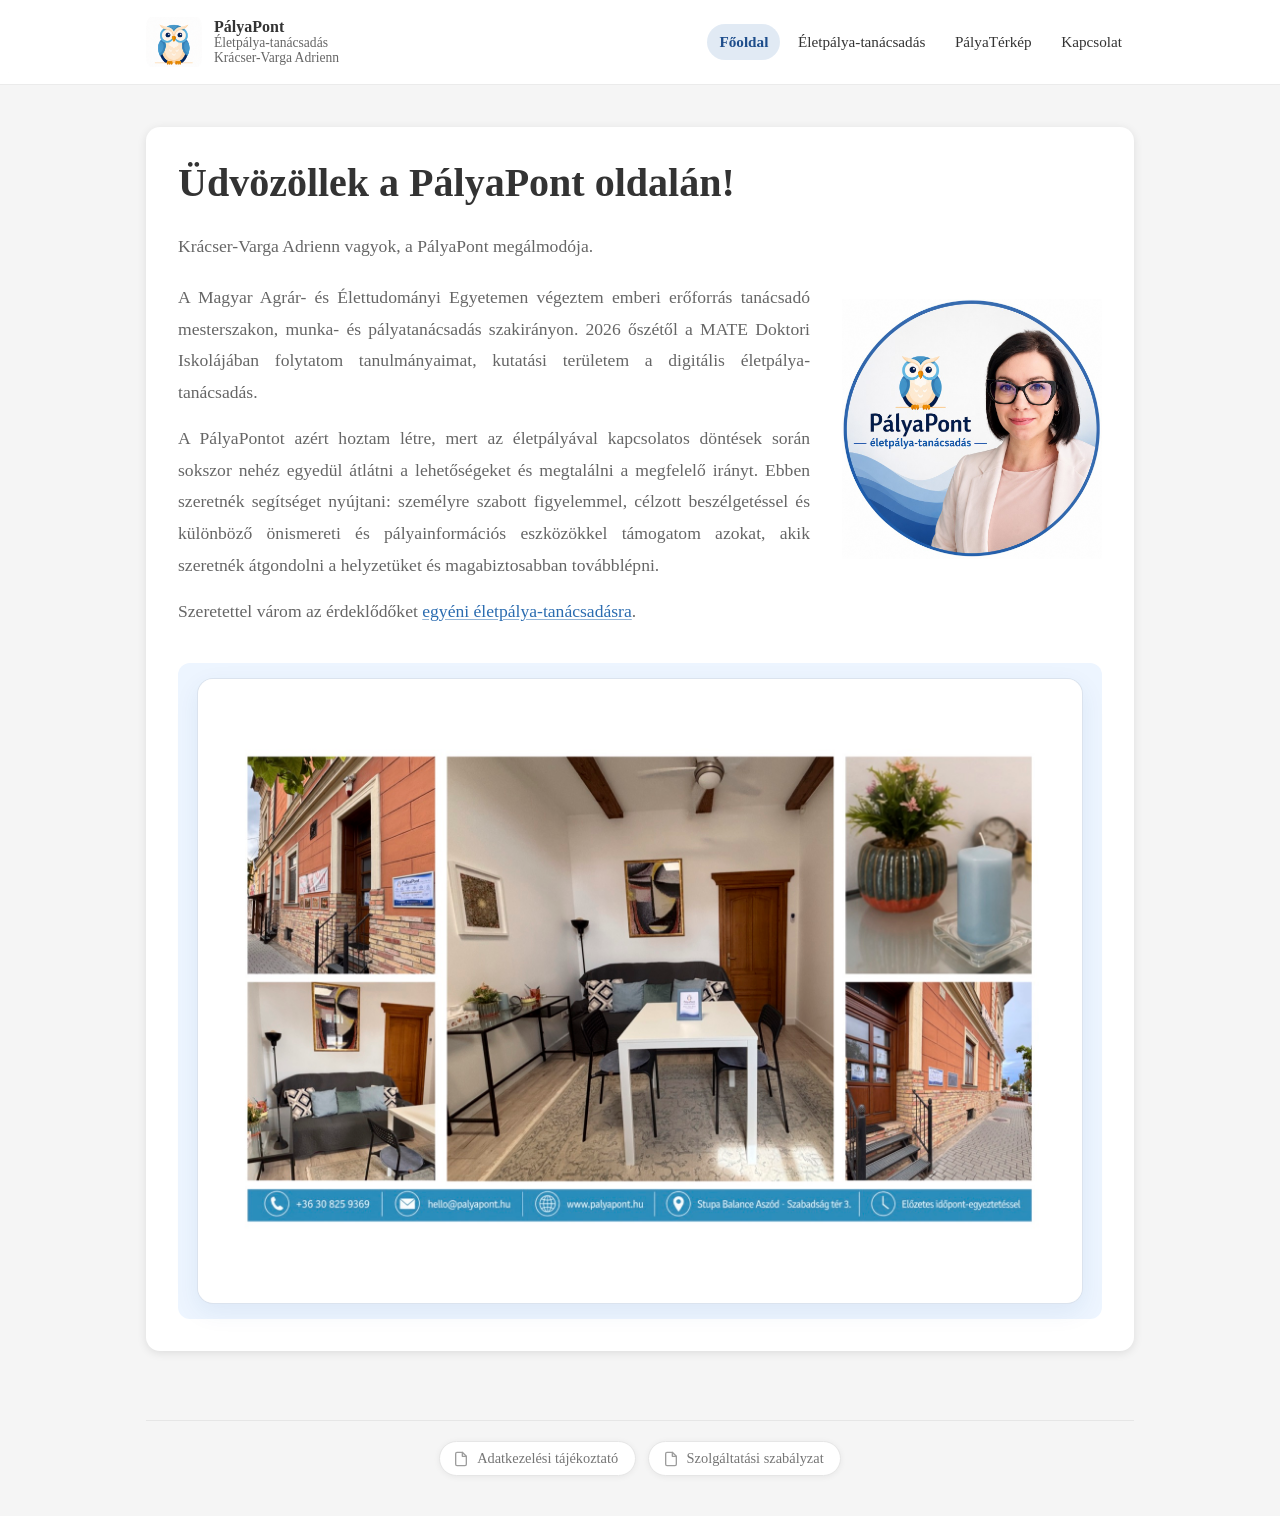
<file: index.html>
<!DOCTYPE html>
<html lang="hu">
<head>
    <meta charset="UTF-8">
    <meta name="viewport" content="width=device-width, initial-scale=1.0">
    <link rel="icon" type="image/png" href="img/ikon.png" sizes="420x420">
    <title>PályaPont - életpálya-tanácsadás</title>

    <link rel="canonical" href="https://palyapont.hu/">
    <meta name="description" content="PályaPont életpálya-tanácsadás továbbtanulás, pályamódosítás és álláskeresés előtt, személyesen Aszódon vagy online.">

    <meta property="og:type" content="website">
    <meta property="og:site_name" content="PályaPont">
    <meta property="og:title" content="PályaPont - életpálya-tanácsadás">
    <meta property="og:description" content="Életpálya-tanácsadás továbbtanulás, pályamódosítás és álláskeresés előtt, személyesen Aszódon vagy online.">
    <meta property="og:url" content="https://palyapont.hu/">
    <meta property="og:image" content="https://palyapont.hu/img/ikon.png">

    <meta name="twitter:card" content="summary_large_image">
    <meta name="twitter:title" content="PályaPont - életpálya-tanácsadás">
    <meta name="twitter:description" content="Életpálya-tanácsadás továbbtanulás, pályamódosítás és álláskeresés előtt, személyesen Aszódon vagy online.">
    <meta name="twitter:image" content="https://palyapont.hu/img/ikon.png">
    <link rel="stylesheet" href="css/style.css">
    <script src="js/site.js" defer></script>

    <script>
        !function(t,e){var o,n,p,r;e.__SV||(window.posthog=e,e._i=[],e.init=function(i,s,a){function g(t,e){var o=e.split(".");2==o.length&&(t=t[o[0]],e=o[1]),t[e]=function(){t.push([e].concat(Array.prototype.slice.call(arguments,0)))}}(p=t.createElement("script")).type="text/javascript",p.async=!0,p.src=s.api_host.replace(".i.posthog.com","-assets.i.posthog.com")+"/static/array.js",(r=t.getElementsByTagName("script")[0]).parentNode.insertBefore(p,r);var u=e;for(void 0!==a?u=e[a]=[]:a="posthog",u.people=u.people||[],u.toString=function(t){var e="posthog";return"posthog"!==a&&(e+="."+a),t||(e+=" (stub)"),e},u.people.toString=function(){return u.toString(1)+".people (stub)"},o="init capture register register_once register_for_session unregister opt_out_capturing has_opted_out_capturing opt_in_capturing reset isFeatureEnabled getFeatureFlag getFeatureFlagPayload reloadFeatureFlags group identify setPersonProperties setPersonPropertiesForFlags resetPersonPropertiesForFlags setGroupPropertiesForFlags resetGroupPropertiesForFlags resetGroups onFeatureFlags addFeatureFlagsHandler onSessionId getSurveys getActiveMatchingSurveys renderSurvey canRenderSurvey getNextSurveyStep".split(" "),n=0;n<o.length;n++)g(u,o[n]);e._i.push([i,s,a])},e.__SV=1)}(document,window.posthog||[]);
        posthog.init('phc_50DspxjmrB7bFEIfa6IRnMiwQcTKp0vSWF6XQ8vsvF3', {
            api_host: 'https://eu.i.posthog.com',
            defaults: '2026-01-30'
        })
    </script>
</head>
<body>
    <a class="skip-link" href="#tartalom">Ugrás a tartalomra</a>

    <header class="site-header" role="banner">
        <div class="nav-inner">
            <a class="brand" href="index.html" aria-label="PályaPont főoldal">
                <img src="img/ikon.png" alt="PályaPont ikon" class="brand-logo" loading="eager">
                <div class="brand-title">
                    <strong>PályaPont</strong>
                    <span class="brand-sub">Életpálya-tanácsadás</span>
                    <span class="brand-sub">Krácser-Varga Adrienn</span>
                </div>
            </a>

            <button class="nav-toggle" type="button" aria-controls="topnav" aria-expanded="false">
                <span class="nav-toggle-label">Menü</span>
                <span aria-hidden="true">☰</span>
            </button>
            <nav id="topnav" class="nav" aria-label="Felső navigáció" data-open="false">
                <a href="index.html">Főoldal</a>
                <a href="tanacsadas.html">Életpálya-tanácsadás</a>
                <a href="palyaterkep.html">PályaTérkép</a>
                <!-- <a href="blog.html">Blog</a> -->
                <a href="kapcsolat.html">Kapcsolat</a>
            </nav>
        </div>
    </header>

    <main id="tartalom" class="main" role="main">
        <article class="card" aria-label="PályaPont - életpálya-tanácsadás">
            <h1>Üdvözöllek a PályaPont oldalán!</h1>
            <div class="home-intro">
                <div class="home-intro-top">
                    <div class="home-intro-copy">
                        <p>Krácser-Varga Adrienn vagyok, a PályaPont megálmodója.</p>
                        <p>A Magyar Agrár- és Élettudományi Egyetemen végeztem emberi erőforrás tanácsadó mesterszakon, munka- és pályatanácsadás szakirányon. 2026 őszétől a MATE Doktori Iskolájában folytatom tanulmányaimat, kutatási területem a digitális életpálya-tanácsadás.</p>
                        <p>A PályaPontot azért hoztam létre, mert az életpályával kapcsolatos döntések során sokszor nehéz egyedül átlátni a lehetőségeket és megtalálni a megfelelő irányt. Ebben szeretnék segítséget nyújtani: személyre szabott figyelemmel, célzott beszélgetéssel és különböző önismereti és pályainformációs eszközökkel támogatom azokat, akik szeretnék átgondolni a helyzetüket és magabiztosabban továbblépni.</p>
                        <p>Szeretettel várom az érdeklődőket <a href="tanacsadas.html">egyéni életpálya-tanácsadásra</a>.</p>
                    </div>
                    <img src="img/profilkep.jpg" alt="Krácser-Varga Adrienn, PályaPont" class="home-portrait" loading="eager" width="260" height="260">
                </div>
                <figure class="media-panel">
                    <img src="img/tanacsado-helyiseg.jpg" alt="A PályaPont aszódi tanácsadó helyisége és elérhetőségei" loading="eager">
                </figure>
            </div>


        </article>
    </main>

    <footer class="site-footer" role="contentinfo">
        <div class="site-footer-inner">
            <a class="footer-pill" href="docs/adatkezelesi-tajekoztato-palyapont.pdf" target="_blank" rel="noopener">Adatkezelési tájékoztató</a>
            <a class="footer-pill" href="docs/szolgaltatasi-szabalyzat-palyapont.pdf" target="_blank" rel="noopener">Szolgáltatási szabályzat</a>
        </div>
    </footer>
</body>
</html>
</file>
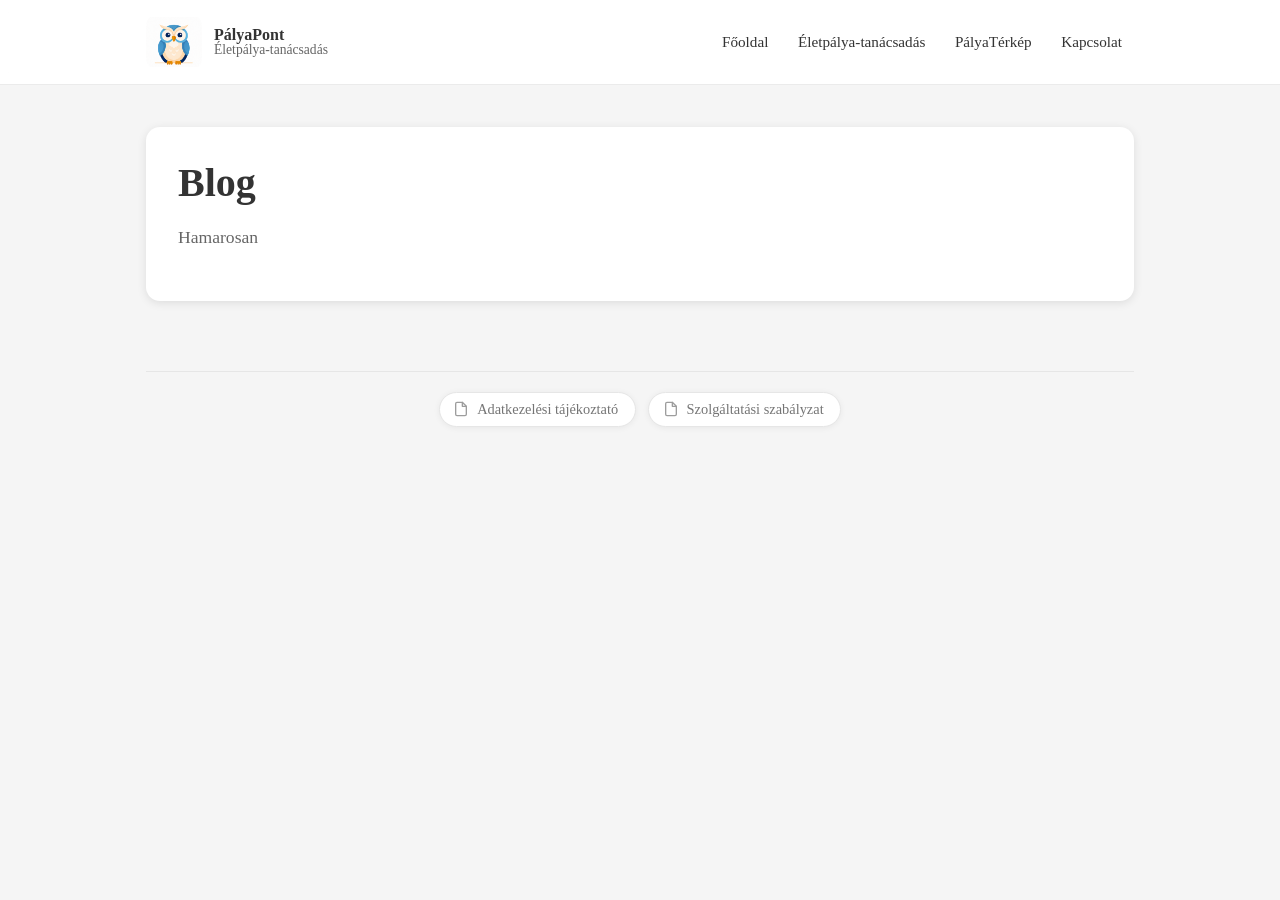
<file: blog.html>
<!DOCTYPE html>
<html lang="hu">
<head>
    <meta charset="UTF-8">
    <meta name="viewport" content="width=device-width, initial-scale=1.0">
    <link rel="icon" type="image/png" href="img/ikon.png" sizes="420x420">
    <title>Blog - PályaPont</title>

    <link rel="canonical" href="https://palyapont.hu/blog.html">
    <meta name="description" content="Blog - pályaorientáció, karrierépítés és álláskeresési tippek.">

    <meta property="og:type" content="website">
    <meta property="og:site_name" content="PályaPont">
    <meta property="og:title" content="Blog - PályaPont">
    <meta property="og:description" content="Pályaorientáció, karrierépítés és álláskeresési tippek.">
    <meta property="og:url" content="https://palyapont.hu/blog.html">
    <meta property="og:image" content="https://palyapont.hu/img/ikon.png">

    <meta name="twitter:card" content="summary_large_image">
    <meta name="twitter:title" content="Blog - PályaPont">
    <meta name="twitter:description" content="Pályaorientáció, karrierépítés és álláskeresési tippek.">
    <meta name="twitter:image" content="https://palyapont.hu/img/ikon.png">

    <link rel="stylesheet" href="css/style.css">
    <script src="js/site.js" defer></script>

    <script>
        !function(t,e){var o,n,p,r;e.__SV||(window.posthog=e,e._i=[],e.init=function(i,s,a){function g(t,e){var o=e.split(".");2==o.length&&(t=t[o[0]],e=o[1]),t[e]=function(){t.push([e].concat(Array.prototype.slice.call(arguments,0)))}}(p=t.createElement("script")).type="text/javascript",p.async=!0,p.src=s.api_host.replace(".i.posthog.com","-assets.i.posthog.com")+"/static/array.js",(r=t.getElementsByTagName("script")[0]).parentNode.insertBefore(p,r);var u=e;for(void 0!==a?u=e[a]=[]:a="posthog",u.people=u.people||[],u.toString=function(t){var e="posthog";return"posthog"!==a&&(e+="."+a),t||(e+=" (stub)"),e},u.people.toString=function(){return u.toString(1)+".people (stub)"},o="init capture register register_once register_for_session unregister opt_out_capturing has_opted_out_capturing opt_in_capturing reset isFeatureEnabled getFeatureFlag getFeatureFlagPayload reloadFeatureFlags group identify setPersonProperties setPersonPropertiesForFlags resetPersonPropertiesForFlags setGroupPropertiesForFlags resetGroupPropertiesForFlags resetGroups onFeatureFlags addFeatureFlagsHandler onSessionId getSurveys getActiveMatchingSurveys renderSurvey canRenderSurvey getNextSurveyStep".split(" "),n=0;n<o.length;n++)g(u,o[n]);e._i.push([i,s,a])},e.__SV=1)}(document,window.posthog||[]);
        posthog.init('phc_50DspxjmrB7bFEIfa6IRnMiwQcTKp0vSWF6XQ8vsvF3', {
            api_host: 'https://eu.i.posthog.com',
            defaults: '2026-01-30'
        })
    </script>
</head>
<body>
    <a class="skip-link" href="#tartalom">Ugrás a tartalomra</a>

    <header class="site-header" role="banner">
        <div class="nav-inner">
            <a class="brand" href="index.html" aria-label="PályaPont főoldal">
                <img src="img/ikon.png" alt="PályaPont ikon" class="brand-logo" loading="eager">
                <div class="brand-title">
                    <strong>PályaPont</strong>
                    <span class="brand-sub">Életpálya-tanácsadás</span>
                </div>
            </a>

            <button class="nav-toggle" type="button" aria-controls="topnav" aria-expanded="false">
                <span class="nav-toggle-label">Menü</span>
                <span aria-hidden="true">☰</span>
            </button>
            <nav id="topnav" class="nav" aria-label="Felső navigáció" data-open="false">
                <a href="index.html">Főoldal</a>
                <a href="tanacsadas.html">Életpálya-tanácsadás</a>
                <a href="palyaterkep.html">PályaTérkép</a>
                <!-- <a href="blog.html">Blog</a> -->
                <a href="kapcsolat.html">Kapcsolat</a>
            </nav>
        </div>
    </header>

    <main id="tartalom" class="main" role="main">
        <article class="card" aria-label="Blog">
            <h1>Blog</h1>
            <p>Hamarosan</p>
        </article>
    </main>

    <footer class="site-footer" role="contentinfo">
        <div class="site-footer-inner">
            <a class="footer-pill" href="docs/adatkezelesi-tajekoztato-palyapont.pdf" target="_blank" rel="noopener">Adatkezelési tájékoztató</a>
            <a class="footer-pill" href="docs/szolgaltatasi-szabalyzat-palyapont.pdf" target="_blank" rel="noopener">Szolgáltatási szabályzat</a>
        </div>
    </footer>
</body>
</html>
</file>
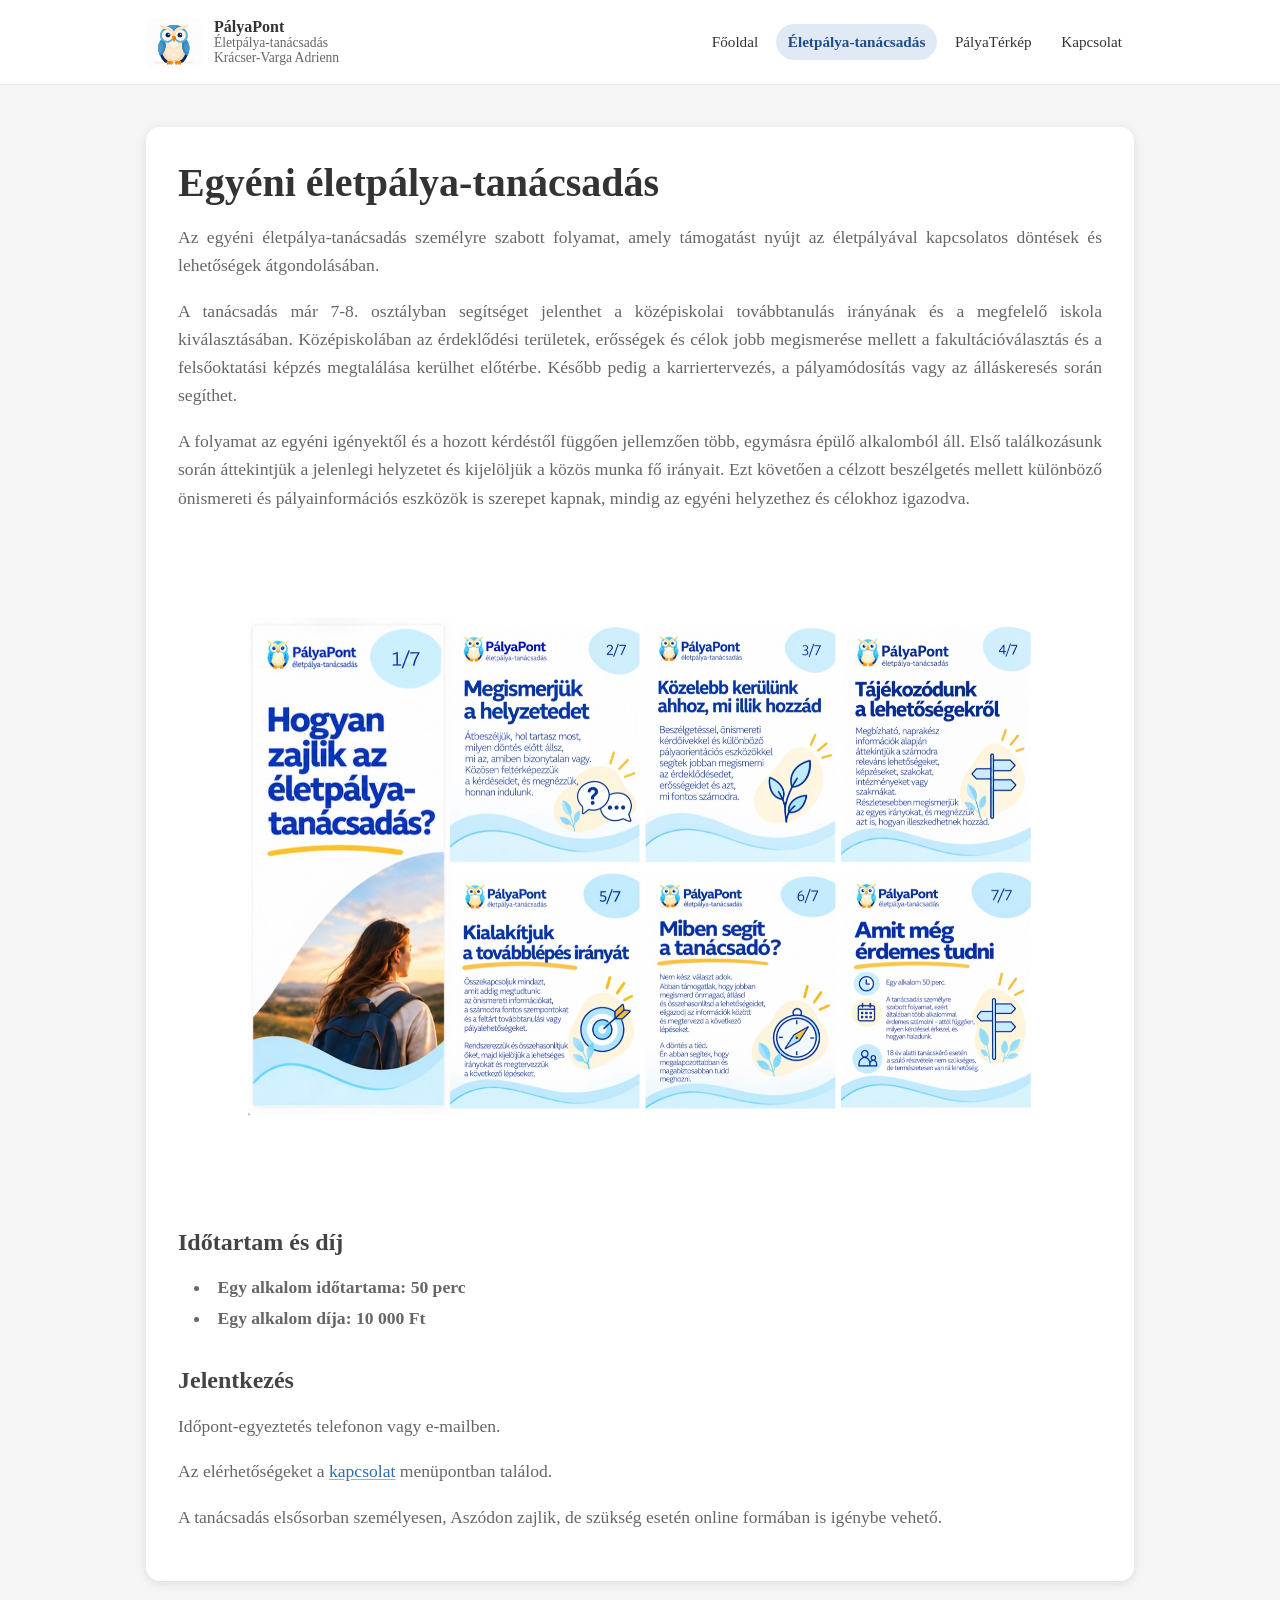
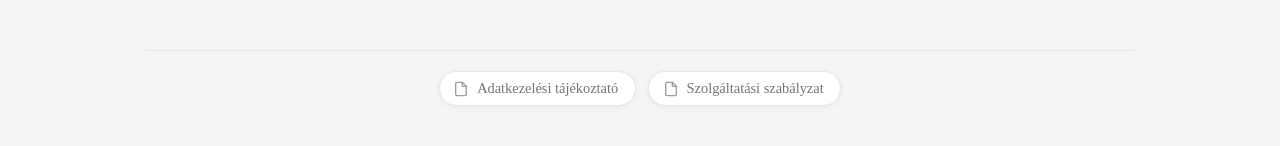
<file: jelentkezes.html>
<!DOCTYPE html>
<html lang="hu">
<head>
    <meta charset="UTF-8">
    <meta name="viewport" content="width=device-width, initial-scale=1.0">
    <link rel="icon" type="image/png" href="img/ikon.png" sizes="420x420">
    <title>Jelentkezés - PályaPont</title>
    <meta http-equiv="refresh" content="0; url=tanacsadas.html#jelentkezes">

    <link rel="canonical" href="https://palyapont.hu/tanacsadas.html#jelentkezes">
    <meta name="description" content="A jelentkezés az Egyéni tanácsadás oldalon érhető el.">

    <meta property="og:type" content="website">
    <meta property="og:site_name" content="PályaPont">
    <meta property="og:title" content="Jelentkezés - PályaPont">
    <meta property="og:description" content="A jelentkezés az Egyéni tanácsadás oldalon érhető el.">
    <meta property="og:url" content="https://palyapont.hu/tanacsadas.html#jelentkezes">
    <meta property="og:image" content="https://palyapont.hu/img/ikon.png">

    <meta name="twitter:card" content="summary_large_image">
    <meta name="twitter:title" content="Jelentkezés - PályaPont">
    <meta name="twitter:description" content="A jelentkezés az Egyéni tanácsadás oldalon érhető el.">
    <meta name="twitter:image" content="https://palyapont.hu/img/ikon.png">

    <link rel="stylesheet" href="css/style.css">
    <script src="js/site.js" defer></script>

    <script>
        window.location.replace('tanacsadas.html#jelentkezes');

        !function(t,e){var o,n,p,r;e.__SV||(window.posthog=e,e._i=[],e.init=function(i,s,a){function g(t,e){var o=e.split(".");2==o.length&&(t=t[o[0]],e=o[1]),t[e]=function(){t.push([e].concat(Array.prototype.slice.call(arguments,0)))}}(p=t.createElement("script")).type="text/javascript",p.async=!0,p.src=s.api_host.replace(".i.posthog.com","-assets.i.posthog.com")+"/static/array.js",(r=t.getElementsByTagName("script")[0]).parentNode.insertBefore(p,r);var u=e;for(void 0!==a?u=e[a]=[]:a="posthog",u.people=u.people||[],u.toString=function(t){var e="posthog";return"posthog"!==a&&(e+="."+a),t||(e+=" (stub)"),e},u.people.toString=function(){return u.toString(1)+".people (stub)"},o="init capture register register_once register_for_session unregister opt_out_capturing has_opted_out_capturing opt_in_capturing reset isFeatureEnabled getFeatureFlag getFeatureFlagPayload reloadFeatureFlags group identify setPersonProperties setPersonPropertiesForFlags resetPersonPropertiesForFlags setGroupPropertiesForFlags resetGroupPropertiesForFlags resetGroups onFeatureFlags addFeatureFlagsHandler onSessionId getSurveys getActiveMatchingSurveys renderSurvey canRenderSurvey getNextSurveyStep".split(" "),n=0;n<o.length;n++)g(u,o[n]);e._i.push([i,s,a])},e.__SV=1)}(document,window.posthog||[]);
        posthog.init('phc_50DspxjmrB7bFEIfa6IRnMiwQcTKp0vSWF6XQ8vsvF3', {
            api_host: 'https://eu.i.posthog.com',
            defaults: '2026-01-30'
        })
    </script>
</head>
<body>
    <a class="skip-link" href="#tartalom">Ugrás a tartalomra</a>

    <header class="site-header" role="banner">
        <div class="nav-inner">
            <a class="brand" href="index.html" aria-label="PályaPont főoldal">
                <img src="img/ikon.png" alt="PályaPont ikon" class="brand-logo" loading="eager">
                <div class="brand-title">
                    <strong>PályaPont</strong>
                    <span class="brand-sub">Életpálya-tanácsadás</span>
                </div>
            </a>

            <button class="nav-toggle" type="button" aria-controls="topnav" aria-expanded="false">
                <span class="nav-toggle-label">Menü</span>
                <span aria-hidden="true">☰</span>
            </button>
            <nav id="topnav" class="nav" aria-label="Felső navigáció" data-open="false">
                <a href="index.html">Főoldal</a>
                <a href="tanacsadas.html">Életpálya-tanácsadás</a>
                <a href="palyaterkep.html">PályaTérkép</a>
                <!-- <a href="blog.html">Blog</a> -->
                <a href="kapcsolat.html">Kapcsolat</a>
            </nav>
        </div>
    </header>

    <main id="tartalom" class="main" role="main">
        <article class="card" aria-label="Jelentkezés egyéni életpálya-tanácsadásra">
            <h1>Jelentkezés egyéni életpálya-tanácsadásra</h1>
            <p>A jelentkezés felülete az Egyéni tanácsadás oldalon található.</p>
            <p><a href="tanacsadas.html#jelentkezes">Tovább a jelentkezéshez</a></p>
        </article>
    </main>

    <footer class="site-footer" role="contentinfo">
        <div class="site-footer-inner">
            <a class="footer-pill" href="docs/adatkezelesi-tajekoztato-palyapont.pdf" target="_blank" rel="noopener">Adatkezelési tájékoztató</a>
            <a class="footer-pill" href="docs/szolgaltatasi-szabalyzat-palyapont.pdf" target="_blank" rel="noopener">Szolgáltatási szabályzat</a>
        </div>
    </footer>
</body>
</html>
</file>
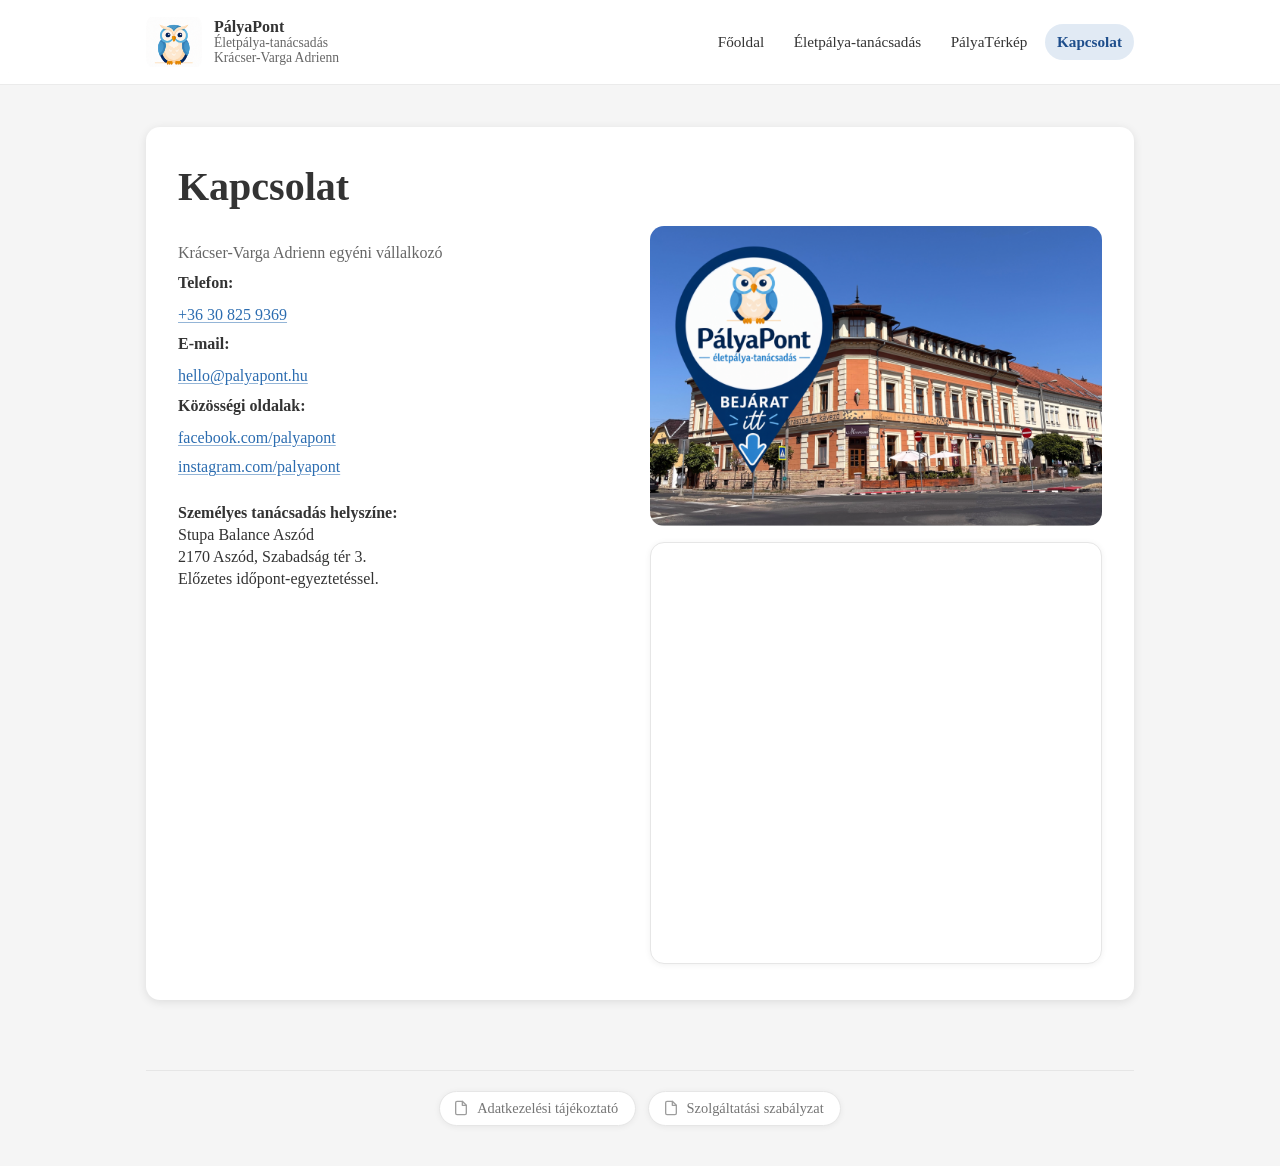
<file: kapcsolat.html>
<!DOCTYPE html>
<html lang="hu">
<head>
    <meta charset="UTF-8">
    <meta name="viewport" content="width=device-width, initial-scale=1.0">
    <link rel="icon" type="image/png" href="img/ikon.png" sizes="420x420">
    <title>Kapcsolat - PályaPont</title>

    <link rel="canonical" href="https://palyapont.hu/kapcsolat.html">
    <meta name="description" content="Kapcsolat - Pályaorientációs és karriertanácsadás Aszódon és online.">

    <meta property="og:type" content="website">
    <meta property="og:site_name" content="PályaPont">
    <meta property="og:title" content="Kapcsolat - PályaPont">
    <meta property="og:description" content="Pályaorientációs és karriertanácsadás Aszódon és online.">
    <meta property="og:url" content="https://palyapont.hu/kapcsolat.html">
    <meta property="og:image" content="https://palyapont.hu/img/ikon.png">

    <meta name="twitter:card" content="summary_large_image">
    <meta name="twitter:title" content="Kapcsolat - PályaPont">
    <meta name="twitter:description" content="Pályaorientációs és karriertanácsadás Aszódon és online.">
    <meta name="twitter:image" content="https://palyapont.hu/img/ikon.png">

    <link rel="stylesheet" href="css/style.css">
    <script src="js/site.js" defer></script>

    <script>
        !function(t,e){var o,n,p,r;e.__SV||(window.posthog=e,e._i=[],e.init=function(i,s,a){function g(t,e){var o=e.split(".");2==o.length&&(t=t[o[0]],e=o[1]),t[e]=function(){t.push([e].concat(Array.prototype.slice.call(arguments,0)))}}(p=t.createElement("script")).type="text/javascript",p.async=!0,p.src=s.api_host.replace(".i.posthog.com","-assets.i.posthog.com")+"/static/array.js",(r=t.getElementsByTagName("script")[0]).parentNode.insertBefore(p,r);var u=e;for(void 0!==a?u=e[a]=[]:a="posthog",u.people=u.people||[],u.toString=function(t){var e="posthog";return"posthog"!==a&&(e+="."+a),t||(e+=" (stub)"),e},u.people.toString=function(){return u.toString(1)+".people (stub)"},o="init capture register register_once register_for_session unregister opt_out_capturing has_opted_out_capturing opt_in_capturing reset isFeatureEnabled getFeatureFlag getFeatureFlagPayload reloadFeatureFlags group identify setPersonProperties setPersonPropertiesForFlags resetPersonPropertiesForFlags setGroupPropertiesForFlags resetGroupPropertiesForFlags resetGroups onFeatureFlags addFeatureFlagsHandler onSessionId getSurveys getActiveMatchingSurveys renderSurvey canRenderSurvey getNextSurveyStep".split(" "),n=0;n<o.length;n++)g(u,o[n]);e._i.push([i,s,a])},e.__SV=1)}(document,window.posthog||[]);
        posthog.init('phc_50DspxjmrB7bFEIfa6IRnMiwQcTKp0vSWF6XQ8vsvF3', {
            api_host: 'https://eu.i.posthog.com',
            defaults: '2026-01-30'
        })
    </script>
</head>
<body>
    <a class="skip-link" href="#tartalom">Ugrás a tartalomra</a>

    <header class="site-header" role="banner">
        <div class="nav-inner">
            <a class="brand" href="index.html" aria-label="PályaPont főoldal">
                <img src="img/ikon.png" alt="PályaPont ikon" class="brand-logo" loading="eager">
                <div class="brand-title">
                    <strong>PályaPont</strong>
                    <span class="brand-sub">Életpálya-tanácsadás</span>
                    <span class="brand-sub">Krácser-Varga Adrienn</span>
                </div>
            </a>

            <button class="nav-toggle" type="button" aria-controls="topnav" aria-expanded="false">
                <span class="nav-toggle-label">Menü</span>
                <span aria-hidden="true">☰</span>
            </button>
            <nav id="topnav" class="nav" aria-label="Felső navigáció" data-open="false">
                <a href="index.html">Főoldal</a>
                <a href="tanacsadas.html">Életpálya-tanácsadás</a>
                <a href="palyaterkep.html">PályaTérkép</a>
                <!-- <a href="blog.html">Blog</a> -->
                <a href="kapcsolat.html">Kapcsolat</a>
            </nav>
        </div>
    </header>

    <main id="tartalom" class="main" role="main">
        <section class="card hero" aria-label="Kapcsolat">
            <h1>Kapcsolat</h1>
            <div class="hero-grid hero-grid--balanced contact-layout">
                <div>
                    <div class="contact" aria-label="Kapcsolati adatok">
                        <div class="contact-links">
                            <div>Krácser-Varga Adrienn egyéni vállalkozó</div>
                            <div><strong>Telefon:</strong></div>
                            <div><a href="tel:+36308259369">+36 30 825 9369</a></div>
                            <div><strong>E-mail:</strong></div>
                            <div><a href="mailto:hello@palyapont.hu">hello@palyapont.hu</a></div>
                            <div><strong>Közösségi oldalak:</strong></div>
                            <div><a href="https://www.facebook.com/palyapont/" target="_blank" rel="noopener noreferrer">facebook.com/palyapont</a></div>
                            <div><a href="https://www.instagram.com/palyapont/" target="_blank" rel="noopener noreferrer">instagram.com/palyapont</a></div>
                        </div>
                    </div>
                    <div class="contact-location">
                        <strong>Személyes tanácsadás helyszíne:</strong>
                        <div>Stupa Balance Aszód</div>
                        <div>2170 Aszód, Szabadság tér 3.</div>
                        <div>Előzetes időpont-egyeztetéssel.</div>
                    </div>
                </div>
                <div class="contact-media">
                    <figure class="hero-media" aria-label="Térkép - Stupa Balance Aszód">
                        <img src="img/terkep.png" alt="Térkép - Stupa Balance Aszód, 2170 Aszód, Szabadság tér 3." loading="lazy">
                    </figure>
                    <div class="map">
                        <iframe src="https://www.google.com/maps?q=Stupa+Balance+Aszód,+2170+Aszód,+Szabadság+tér+3&output=embed" loading="lazy" referrerpolicy="no-referrer-when-downgrade" title="Stupa Balance Aszód térkép"></iframe>
                    </div>
                </div>
            </div>
        </section>
    </main>

    <footer class="site-footer" role="contentinfo">
        <div class="site-footer-inner">
            <a class="footer-pill" href="docs/adatkezelesi-tajekoztato-palyapont.pdf" target="_blank" rel="noopener">Adatkezelési tájékoztató</a>
            <a class="footer-pill" href="docs/szolgaltatasi-szabalyzat-palyapont.pdf" target="_blank" rel="noopener">Szolgáltatási szabályzat</a>
        </div>
    </footer>
</body>
</html>
</file>
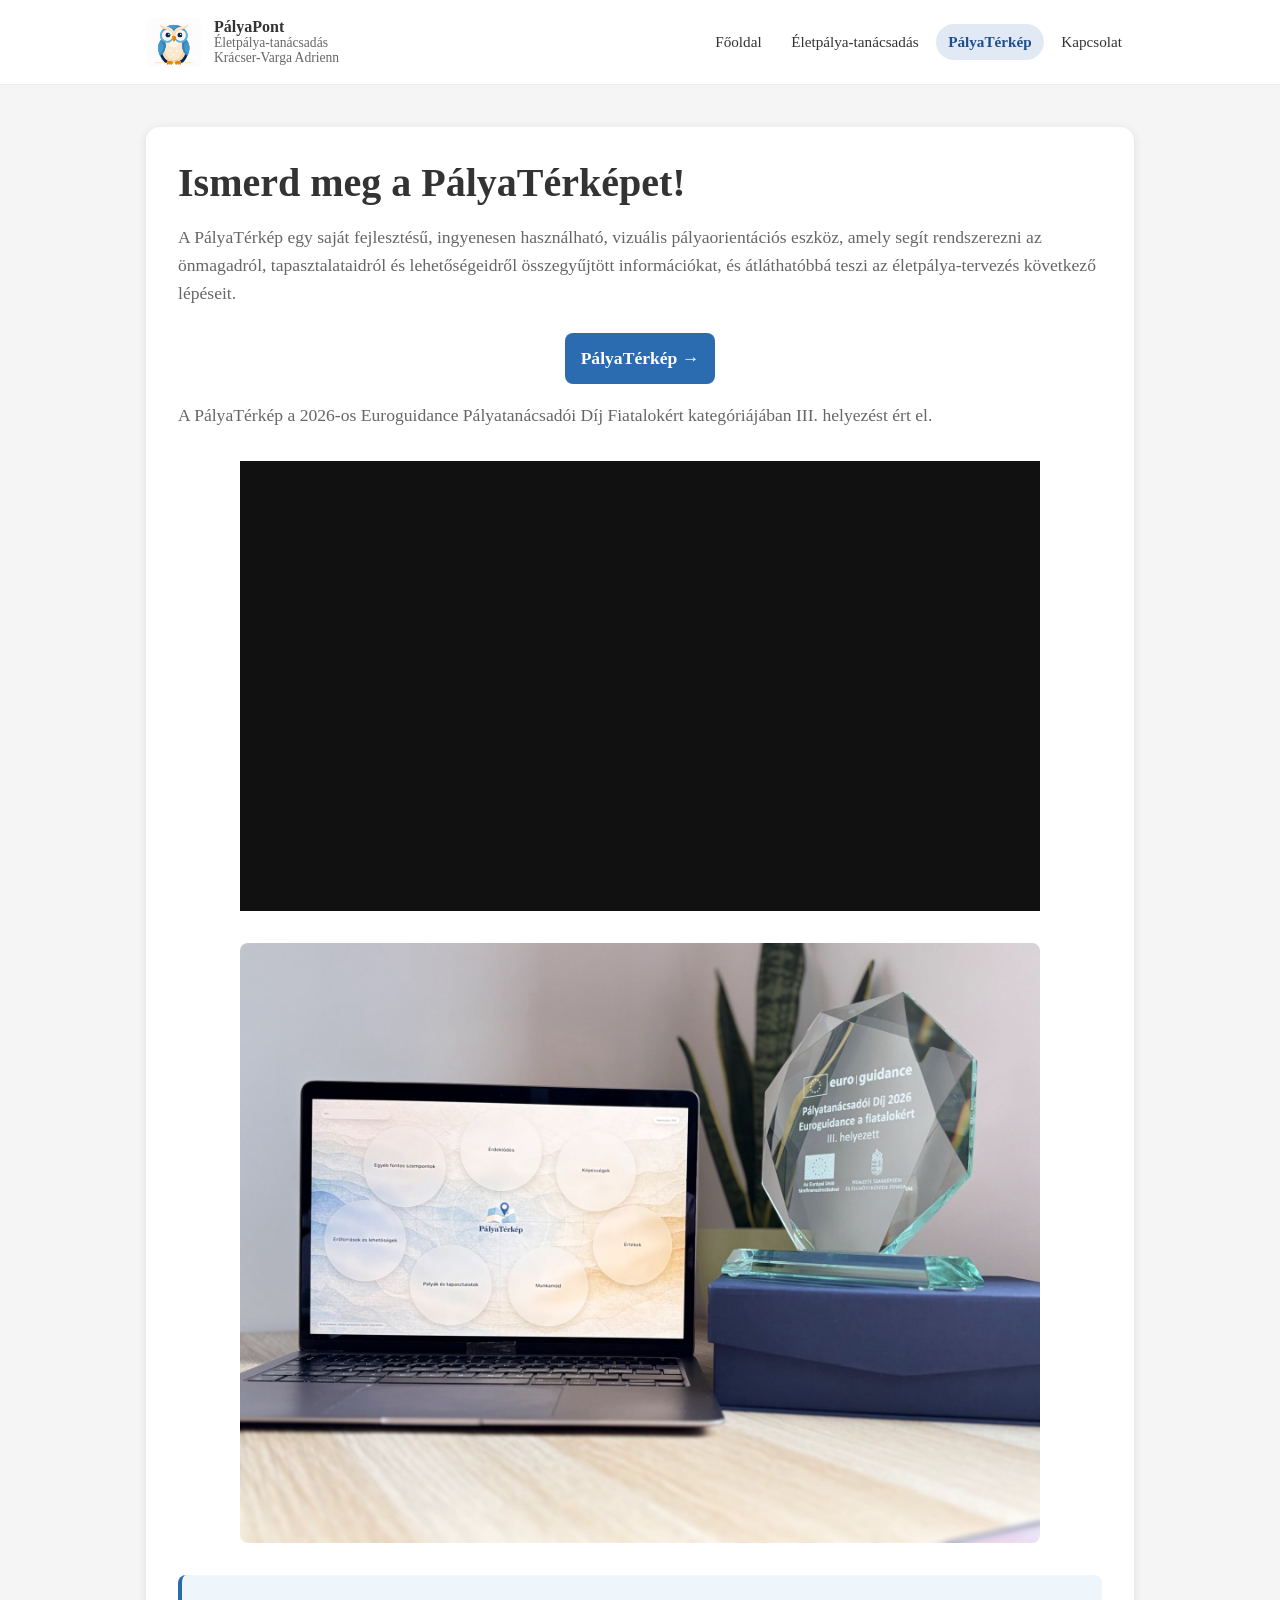
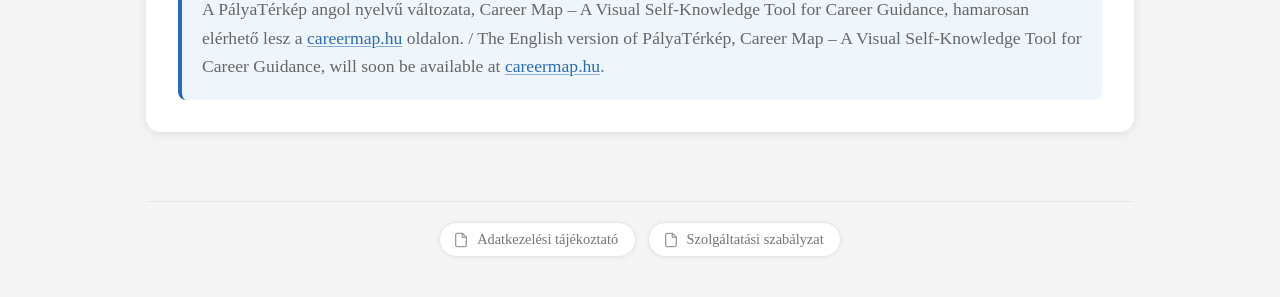
<file: palyaterkep.html>
<!DOCTYPE html>
<html lang="hu">
<head>
    <meta charset="UTF-8">
    <meta name="viewport" content="width=device-width, initial-scale=1.0">
    <link rel="icon" type="image/png" href="img/ikon.png" sizes="420x420">
    <title>Ismerd meg a PályaTérképet! - PályaPont</title>

    <link rel="canonical" href="https://palyapont.hu/palyaterkep.html">
    <meta name="description" content="Ismerd meg a PályaTérképet, az ingyenes, vizuális pályaorientációs eszközt és a 2026-os Euroguidance Pályatanácsadói Díjat.">

    <meta property="og:type" content="website">
    <meta property="og:site_name" content="PályaPont">
    <meta property="og:title" content="Ismerd meg a PályaTérképet! - PályaPont">
    <meta property="og:description" content="Ingyenes, vizuális pályaorientációs eszköz az életpálya-tervezés támogatására.">
    <meta property="og:url" content="https://palyapont.hu/palyaterkep.html">

    <link rel="stylesheet" href="css/style.css">
    <script src="js/site.js" defer></script>
</head>
<body>
    <a class="skip-link" href="#tartalom">Ugrás a tartalomra</a>

    <header class="site-header" role="banner">
        <div class="nav-inner">
            <a class="brand" href="index.html" aria-label="PályaPont főoldal">
                <img src="img/ikon.png" alt="PályaPont ikon" class="brand-logo" loading="eager">
                <div class="brand-title">
                    <strong>PályaPont</strong>
                    <span class="brand-sub">Életpálya-tanácsadás</span>
                    <span class="brand-sub">Krácser-Varga Adrienn</span>
                </div>
            </a>

            <button class="nav-toggle" type="button" aria-controls="topnav" aria-expanded="false">
                <span class="nav-toggle-label">Menü</span>
                <span aria-hidden="true">☰</span>
            </button>
            <nav id="topnav" class="nav" aria-label="Felső navigáció" data-open="false">
                <a href="index.html">Főoldal</a>
                <a href="tanacsadas.html">Életpálya-tanácsadás</a>
                <a href="palyaterkep.html" aria-current="page">PályaTérkép</a>
                <!-- <a href="blog.html">Blog</a> -->
                <a href="kapcsolat.html">Kapcsolat</a>
            </nav>
        </div>
    </header>

    <main id="tartalom" class="main" role="main">
        <article class="card" aria-label="PályaTérkép">
            <h1>Ismerd meg a PályaTérképet!</h1>
            <p>A PályaTérkép egy saját fejlesztésű, ingyenesen használható, vizuális pályaorientációs eszköz, amely segít rendszerezni az önmagadról, tapasztalataidról és lehetőségeidről összegyűjtött információkat, és átláthatóbbá teszi az életpálya-tervezés következő lépéseit.</p>
            <p class="palyaterkep-cta"><a class="palyaterkep-link" href="https://palyaterkep.hu">PályaTérkép →</a></p>
            <p>A PályaTérkép a 2026-os Euroguidance Pályatanácsadói Díj Fiatalokért kategóriájában III. helyezést ért el.</p>

            <div class="palyaterkep-video">
                <iframe src="https://www.youtube-nocookie.com/embed/3Xx4nYhBHvM" title="A PályaTérkép díja a 2026-os Euroguidance Pályatanácsadói Díjon" loading="lazy" referrerpolicy="no-referrer-when-downgrade" allow="accelerometer; autoplay; clipboard-write; encrypted-media; gyroscope; picture-in-picture; web-share" allowfullscreen></iframe>
            </div>

            <figure class="palyaterkep-award-image">
                <img src="img/euroguidance-dij-web.jpg" alt="A 2026-os Euroguidance Pályatanácsadói Díj Fiatalokért kategóriájának III. helyezéséért kapott díj a PályaTérkép mellett" loading="lazy">
            </figure>

            <section class="palyaterkep-announcement" aria-label="A PályaTérkép angol nyelvű változata">
                <p>A PályaTérkép angol nyelvű változata, Career Map – A Visual Self-Knowledge Tool for Career Guidance, hamarosan elérhető lesz a <a href="https://careermap.hu/">careermap.hu</a> oldalon. / The English version of PályaTérkép, Career Map – A Visual Self-Knowledge Tool for Career Guidance, will soon be available at <a href="https://careermap.hu/">careermap.hu</a>.</p>
            </section>

        </article>
    </main>

    <footer class="site-footer" role="contentinfo">
        <div class="site-footer-inner">
            <a class="footer-pill" href="docs/adatkezelesi-tajekoztato-palyapont.pdf" target="_blank" rel="noopener">Adatkezelési tájékoztató</a>
            <a class="footer-pill" href="docs/szolgaltatasi-szabalyzat-palyapont.pdf" target="_blank" rel="noopener">Szolgáltatási szabályzat</a>
        </div>
    </footer>
</body>
</html>
</file>
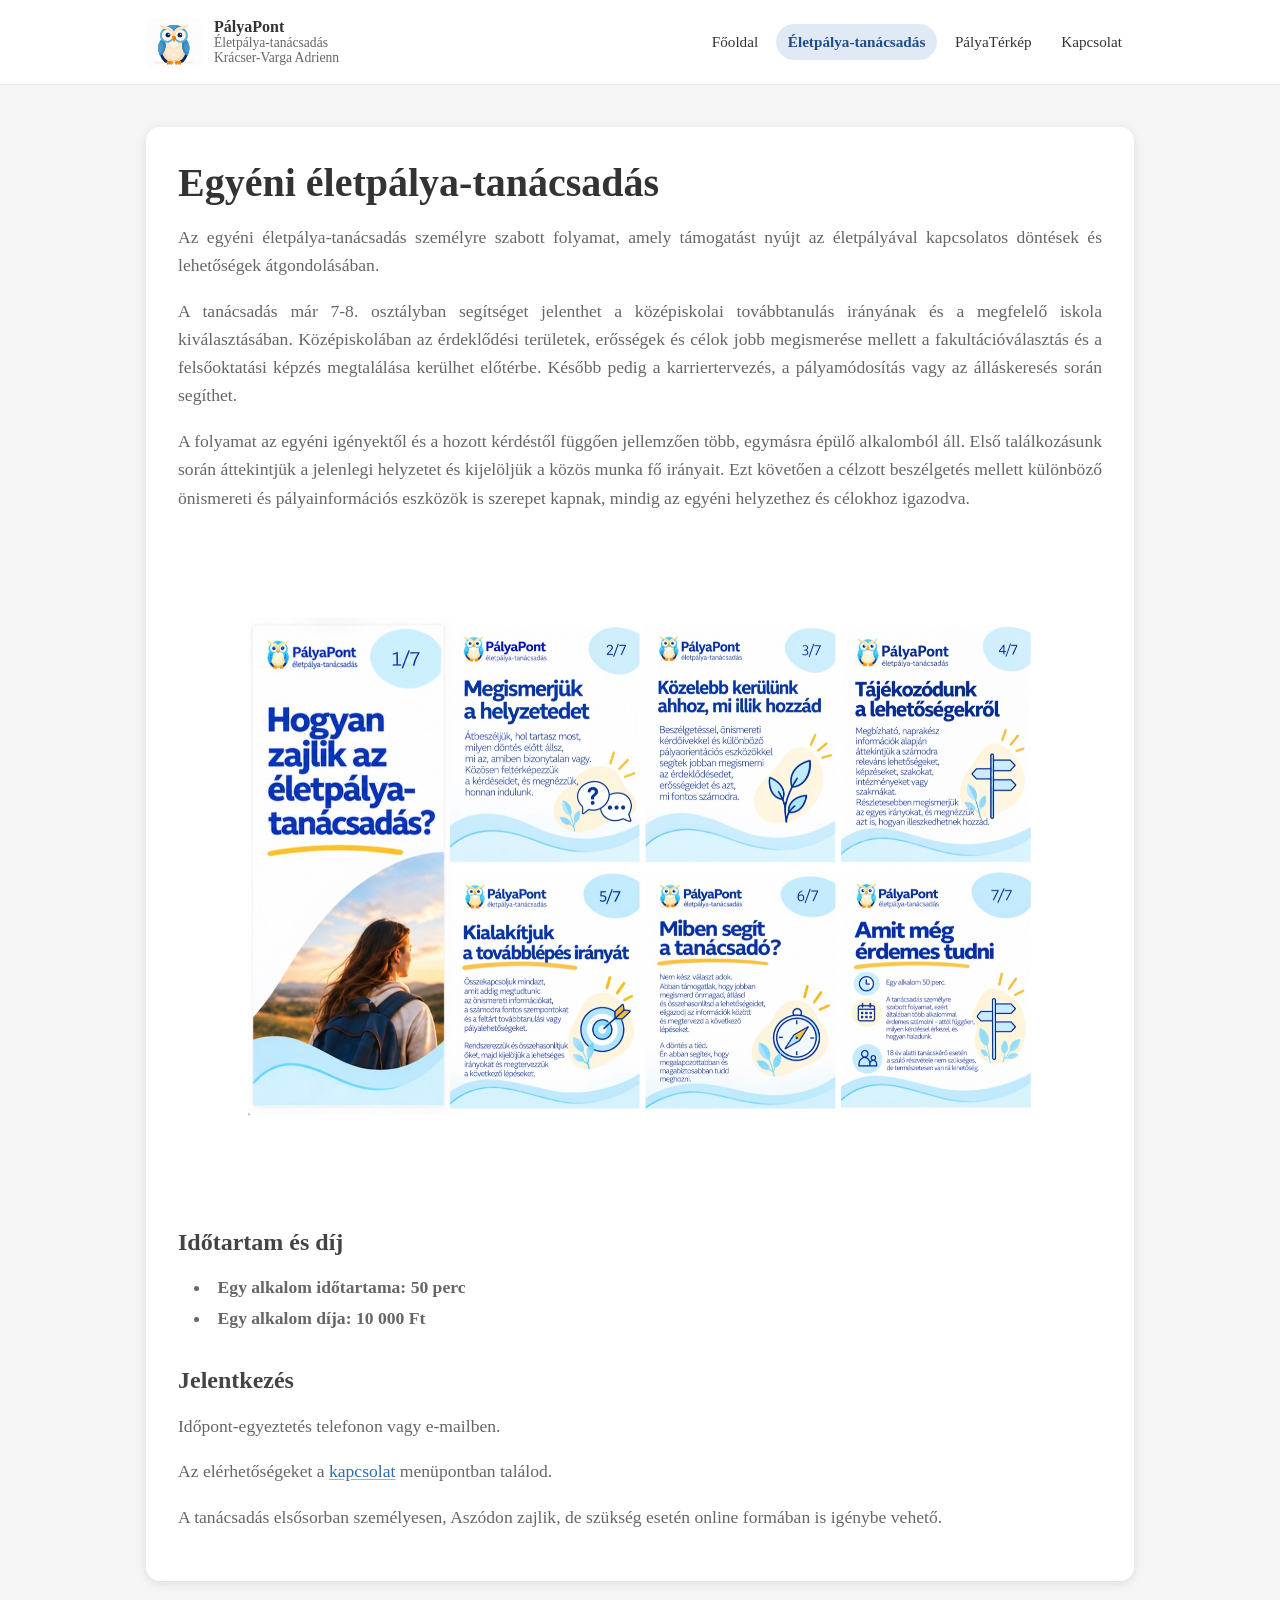
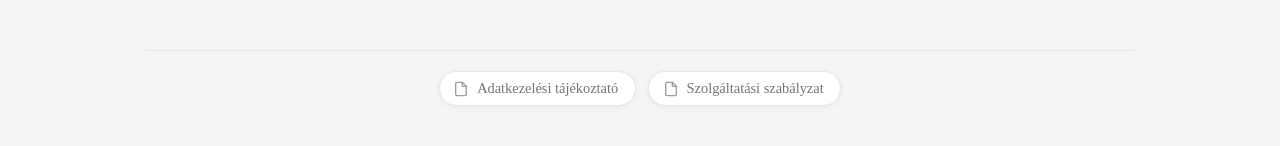
<file: tanacsadas.html>
<!DOCTYPE html>
<html lang="hu">
<head>
    <meta charset="UTF-8">
    <meta name="viewport" content="width=device-width, initial-scale=1.0">
    <link rel="icon" type="image/png" href="img/ikon.png" sizes="420x420">
    <title>Egyéni életpálya-tanácsadás - PályaPont</title>

    <link rel="canonical" href="https://palyapont.hu/tanacsadas.html">
    <meta name="description" content="Egyéni életpálya-tanácsadás személyesen Aszódon és online formában.">

    <meta property="og:type" content="website">
    <meta property="og:site_name" content="PályaPont">
    <meta property="og:title" content="Egyéni életpálya-tanácsadás - PályaPont">
    <meta property="og:description" content="Egyéni életpálya-tanácsadás személyesen Aszódon és online formában.">
    <meta property="og:url" content="https://palyapont.hu/tanacsadas.html">
    <meta property="og:image" content="https://palyapont.hu/img/ikon.png">

    <meta name="twitter:card" content="summary_large_image">
    <meta name="twitter:title" content="Egyéni életpálya-tanácsadás - PályaPont">
    <meta name="twitter:description" content="Egyéni életpálya-tanácsadás személyesen Aszódon és online formában.">
    <meta name="twitter:image" content="https://palyapont.hu/img/ikon.png">

    <link rel="stylesheet" href="css/style.css">
    <script src="js/site.js" defer></script>

    <script>
        !function(t,e){var o,n,p,r;e.__SV||(window.posthog=e,e._i=[],e.init=function(i,s,a){function g(t,e){var o=e.split(".");2==o.length&&(t=t[o[0]],e=o[1]),t[e]=function(){t.push([e].concat(Array.prototype.slice.call(arguments,0)))}}(p=t.createElement("script")).type="text/javascript",p.async=!0,p.src=s.api_host.replace(".i.posthog.com","-assets.i.posthog.com")+"/static/array.js",(r=t.getElementsByTagName("script")[0]).parentNode.insertBefore(p,r);var u=e;for(void 0!==a?u=e[a]=[]:a="posthog",u.people=u.people||[],u.toString=function(t){var e="posthog";return"posthog"!==a&&(e+="."+a),t||(e+=" (stub)"),e},u.people.toString=function(){return u.toString(1)+".people (stub)"},o="init capture register register_once register_for_session unregister opt_out_capturing has_opted_out_capturing opt_in_capturing reset isFeatureEnabled getFeatureFlag getFeatureFlagPayload reloadFeatureFlags group identify setPersonProperties setPersonPropertiesForFlags resetPersonPropertiesForFlags setGroupPropertiesForFlags resetGroupPropertiesForFlags resetGroups onFeatureFlags addFeatureFlagsHandler onSessionId getSurveys getActiveMatchingSurveys renderSurvey canRenderSurvey getNextSurveyStep".split(" "),n=0;n<o.length;n++)g(u,o[n]);e._i.push([i,s,a])},e.__SV=1)}(document,window.posthog||[]);
        posthog.init('phc_50DspxjmrB7bFEIfa6IRnMiwQcTKp0vSWF6XQ8vsvF3', {
            api_host: 'https://eu.i.posthog.com',
            defaults: '2026-01-30'
        })
    </script>
</head>
<body>
    <a class="skip-link" href="#tartalom">Ugrás a tartalomra</a>

    <header class="site-header" role="banner">
        <div class="nav-inner">
            <a class="brand" href="index.html" aria-label="PályaPont főoldal">
                <img src="img/ikon.png" alt="PályaPont ikon" class="brand-logo" loading="eager">
                <div class="brand-title">
                    <strong>PályaPont</strong>
                    <span class="brand-sub">Életpálya-tanácsadás</span>
                    <span class="brand-sub">Krácser-Varga Adrienn</span>
                </div>
            </a>

            <button class="nav-toggle" type="button" aria-controls="topnav" aria-expanded="false">
                <span class="nav-toggle-label">Menü</span>
                <span aria-hidden="true">☰</span>
            </button>
            <nav id="topnav" class="nav" aria-label="Felső navigáció" data-open="false">
                <a href="index.html">Főoldal</a>
                <a href="tanacsadas.html">Életpálya-tanácsadás</a>
                <a href="palyaterkep.html">PályaTérkép</a>
                <!-- <a href="blog.html">Blog</a> -->
                <a href="kapcsolat.html">Kapcsolat</a>
            </nav>
        </div>
    </header>

    <main id="tartalom" class="main" role="main">
        <article class="card" aria-label="Egyéni életpálya-tanácsadás">
            <h1>Egyéni életpálya-tanácsadás</h1>

            <div class="tanacsadas-flow">
            <p>Az egyéni életpálya-tanácsadás személyre szabott folyamat, amely támogatást nyújt az életpályával kapcsolatos döntések és lehetőségek átgondolásában.</p>

            <p>A tanácsadás már 7-8. osztályban segítséget jelenthet a középiskolai továbbtanulás irányának és a megfelelő iskola kiválasztásában. Középiskolában az érdeklődési területek, erősségek és célok jobb megismerése mellett a fakultációválasztás és a felsőoktatási képzés megtalálása kerülhet előtérbe. Később pedig a karriertervezés, a pályamódosítás vagy az álláskeresés során segíthet.</p>

            <p>A folyamat az egyéni igényektől és a hozott kérdéstől függően jellemzően több, egymásra épülő alkalomból áll. Első találkozásunk során áttekintjük a jelenlegi helyzetet és kijelöljük a közös munka fő irányait. Ezt követően a célzott beszélgetés mellett különböző önismereti és pályainformációs eszközök is szerepet kapnak, mindig az egyéni helyzethez és célokhoz igazodva.</p>

            <figure class="tanacsadas-folyamat">
                <img src="img/tanacsadas-folyamata.jpg" alt="Az egyéni életpálya-tanácsadás folyamata" loading="lazy">
            </figure>

            <h2 id="idotartam-es-dij">Időtartam és díj</h2>
            <ul>
                <li><b>Egy alkalom időtartama: 50 perc</b></li>
                <li><b>Egy alkalom díja: 10 000 Ft</b></li>
            </ul>

            <h2 id="jelentkezes">Jelentkezés</h2>
            <p>Időpont-egyeztetés telefonon vagy e-mailben.</p>
            <p>Az elérhetőségeket a <a href="kapcsolat.html">kapcsolat</a> menüpontban találod.</p>

            <p>A tanácsadás elsősorban személyesen, Aszódon zajlik, de szükség esetén online formában is igénybe vehető.</p>

            </div>

        </article>
    </main>

    <footer class="site-footer" role="contentinfo">
        <div class="site-footer-inner">
            <a class="footer-pill" href="docs/adatkezelesi-tajekoztato-palyapont.pdf" target="_blank" rel="noopener">Adatkezelési tájékoztató</a>
            <a class="footer-pill" href="docs/szolgaltatasi-szabalyzat-palyapont.pdf" target="_blank" rel="noopener">Szolgáltatási szabályzat</a>
        </div>
    </footer>
</body>
</html>
</file>
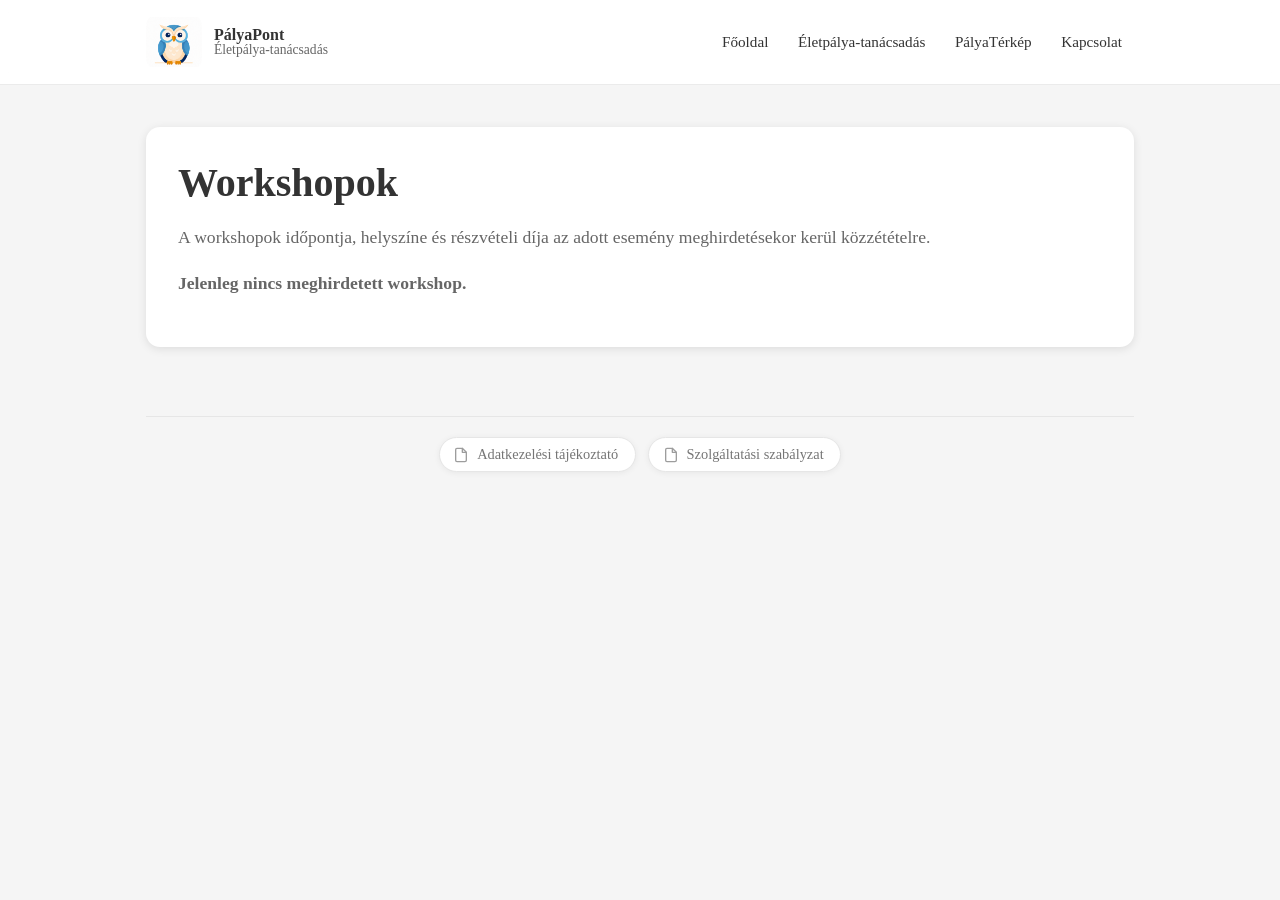
<file: workshopok.html>
<!DOCTYPE html>
<html lang="hu">
<head>
    <meta charset="UTF-8">
    <meta name="viewport" content="width=device-width, initial-scale=1.0">
    <link rel="icon" type="image/png" href="img/ikon.png" sizes="420x420">
    <title>Workshopok - PályaPont</title>

    <link rel="canonical" href="https://palyapont.hu/workshopok.html">
    <meta name="description" content="Workshopok a PályaPont keretében tanulással és munkával kapcsolatos kérdésekhez.">

    <meta property="og:type" content="website">
    <meta property="og:site_name" content="PályaPont">
    <meta property="og:title" content="Workshopok - PályaPont">
    <meta property="og:description" content="Workshopok a PályaPont keretében tanulással és munkával kapcsolatos kérdésekhez.">
    <meta property="og:url" content="https://palyapont.hu/workshopok.html">
    <meta property="og:image" content="https://palyapont.hu/img/ikon.png">

    <meta name="twitter:card" content="summary_large_image">
    <meta name="twitter:title" content="Workshopok - PályaPont">
    <meta name="twitter:description" content="Workshopok a PályaPont keretében tanulással és munkával kapcsolatos kérdésekhez.">
    <meta name="twitter:image" content="https://palyapont.hu/img/ikon.png">

    <link rel="stylesheet" href="css/style.css">
    <script src="js/site.js" defer></script>

    <script>
        !function(t,e){var o,n,p,r;e.__SV||(window.posthog=e,e._i=[],e.init=function(i,s,a){function g(t,e){var o=e.split(".");2==o.length&&(t=t[o[0]],e=o[1]),t[e]=function(){t.push([e].concat(Array.prototype.slice.call(arguments,0)))}}(p=t.createElement("script")).type="text/javascript",p.async=!0,p.src=s.api_host.replace(".i.posthog.com","-assets.i.posthog.com")+"/static/array.js",(r=t.getElementsByTagName("script")[0]).parentNode.insertBefore(p,r);var u=e;for(void 0!==a?u=e[a]=[]:a="posthog",u.people=u.people||[],u.toString=function(t){var e="posthog";return"posthog"!==a&&(e+="."+a),t||(e+=" (stub)"),e},u.people.toString=function(){return u.toString(1)+".people (stub)"},o="init capture register register_once register_for_session unregister opt_out_capturing has_opted_out_capturing opt_in_capturing reset isFeatureEnabled getFeatureFlag getFeatureFlagPayload reloadFeatureFlags group identify setPersonProperties setPersonPropertiesForFlags resetPersonPropertiesForFlags setGroupPropertiesForFlags resetGroupPropertiesForFlags resetGroups onFeatureFlags addFeatureFlagsHandler onSessionId getSurveys getActiveMatchingSurveys renderSurvey canRenderSurvey getNextSurveyStep".split(" "),n=0;n<o.length;n++)g(u,o[n]);e._i.push([i,s,a])},e.__SV=1)}(document,window.posthog||[]);
        posthog.init('phc_50DspxjmrB7bFEIfa6IRnMiwQcTKp0vSWF6XQ8vsvF3', {
            api_host: 'https://eu.i.posthog.com',
            defaults: '2026-01-30'
        })
    </script>
</head>
<body>
    <a class="skip-link" href="#tartalom">Ugrás a tartalomra</a>

    <header class="site-header" role="banner">
        <div class="nav-inner">
            <a class="brand" href="index.html" aria-label="PályaPont főoldal">
                <img src="img/ikon.png" alt="PályaPont ikon" class="brand-logo" loading="eager">
                <div class="brand-title">
                    <strong>PályaPont</strong>
                    <span class="brand-sub">Életpálya-tanácsadás</span>
                </div>
            </a>

            <button class="nav-toggle" type="button" aria-controls="topnav" aria-expanded="false">
                <span class="nav-toggle-label">Menü</span>
                <span aria-hidden="true">☰</span>
            </button>
            <nav id="topnav" class="nav" aria-label="Felső navigáció" data-open="false">
                <a href="index.html">Főoldal</a>
                <a href="tanacsadas.html">Életpálya-tanácsadás</a>
                <a href="palyaterkep.html">PályaTérkép</a>
                <!-- <a href="blog.html">Blog</a> -->
                <a href="kapcsolat.html">Kapcsolat</a>
            </nav>
        </div>
    </header>

    <main id="tartalom" class="main" role="main">
        <article class="card" aria-label="Workshopok">
            <h1>Workshopok</h1>
            <p>A workshopok időpontja, helyszíne és részvételi díja az adott esemény meghirdetésekor kerül közzétételre.</p>
            <p><strong>Jelenleg nincs meghirdetett workshop.</strong></p>
        </article>
    </main>

    <footer class="site-footer" role="contentinfo">
        <div class="site-footer-inner">
            <a class="footer-pill" href="docs/adatkezelesi-tajekoztato-palyapont.pdf" target="_blank" rel="noopener">Adatkezelési tájékoztató</a>
            <a class="footer-pill" href="docs/szolgaltatasi-szabalyzat-palyapont.pdf" target="_blank" rel="noopener">Szolgáltatási szabályzat</a>
        </div>
    </footer>
</body>
</html>
</file>
<file: css/style.css>
*, *::before, *::after {
  box-sizing: border-box;
}

:root {
  --bg: #f5f5f5;
  --surface: #ffffff;
  --text: #333;
  --muted: #666;
  --muted-2: #777;
  --border: #e6e6e6;
  --shadow: 0 2px 10px rgba(0, 0, 0, 0.1);
  --shadow-soft: 0 1px 6px rgba(0, 0, 0, 0.06);
  --brand: #2b6cb0;
  --brand-hover: #1e4e8c;
  --nav-h: 84px;
}

html {
  scroll-behavior: smooth;
}

@media (prefers-reduced-motion: reduce) {
  html {
    scroll-behavior: auto;
  }
  * {
    transition: none !important;
    animation: none !important;
  }
}

body {
  font-family: Cambria, Georgia, "Times New Roman", Times, serif;
  margin: 0;
  color: var(--text);
  background-color: var(--bg);
}

a {
  color: var(--brand);
  text-decoration: underline;
  text-underline-offset: 0.14em;
  text-decoration-color: rgba(43, 108, 176, 0.5);
}

a:visited {
  color: var(--brand);
}

a:hover,

a:focus-visible {
  color: var(--brand-hover);
  text-decoration-color: rgba(30, 78, 140, 0.9);
}

.skip-link {
  position: absolute;
  top: 0.5rem;
  left: 0.5rem;
  padding: 0.6rem 0.8rem;
  background: var(--surface);
  border: 1px solid rgba(0, 0, 0, 0.1);
  border-radius: 10px;
  box-shadow: var(--shadow-soft);
  transform: translateY(-140%);
  transition: transform 140ms ease;
  z-index: 9999;
}

.skip-link:focus {
  transform: translateY(0);
}

.site-header {
  position: sticky;
  top: 0;
  z-index: 1000;
  background: rgba(255, 255, 255, 0.92);
  backdrop-filter: blur(10px);
  border-bottom: 1px solid rgba(0, 0, 0, 0.08);
}

.nav-inner {
  max-width: 1020px;
  margin: 0 auto;
  padding: 0.75rem 1rem;
  display: flex;
  align-items: center;
  justify-content: space-between;
  gap: 1rem;
  min-height: var(--nav-h);
}

.brand {
  display: flex;
  align-items: center;
  gap: 0.75rem;
  text-decoration: none;
  border-radius: 12px;
}

.brand:focus-visible {
  outline: 3px solid rgba(43, 108, 176, 0.55);
  outline-offset: 4px;
}

.brand-logo {
  width: 56px;
  height: 56px;
  border-radius: 12px;
  object-fit: contain;
  background: #fff;
}

.brand-title {
  display: flex;
  flex-direction: column;
  line-height: 1.1;
}
.brand-title strong {
  font-size: 1rem;
  color: var(--text);
}

.brand-title span {
  font-size: 0.85rem;
  color: var(--muted);
}


.nav {
  display: flex;
  gap: 0.35rem;
  align-items: center;
  flex-wrap: wrap;
}

.nav-toggle {
  display: none;
  align-items: center;
  gap: 0.45rem;
  min-height: 44px;
  padding: 0.55rem 0.75rem;
  border: 1px solid rgba(0, 0, 0, 0.14);
  border-radius: 10px;
  color: var(--text);
  background: var(--surface);
  font: inherit;
  cursor: pointer;
}

.nav-toggle:hover,
.nav-toggle:focus-visible {
  border-color: rgba(43, 108, 176, 0.45);
  color: var(--brand-hover);
}

.nav a {
  display: inline-flex;
  align-items: center;
  padding: 0.55rem 0.75rem;
  border-radius: 999px;
  text-decoration: none;
  color: var(--text);
  font-size: 0.95rem;
}

.nav a:hover,
.nav a:focus-visible {
  background: rgba(43, 108, 176, 0.10);
  color: var(--brand-hover);
}

.nav a[aria-current="page"] {
  background: rgba(43, 108, 176, 0.14);
  color: var(--brand-hover);
  font-weight: 700;
}

.main {
  max-width: 1020px;
  margin: 0 auto;
  padding: 1.25rem 1rem 3rem 1rem;
}

.card {
  width: 100%;
  background-color: var(--surface);
  border-radius: 14px;
  box-shadow: var(--shadow);
  padding: 2rem;
  margin: 1.35rem 0;
}

.hero {
  padding: 2.25rem 2rem;
}

.hero-grid {
  display: grid;
  grid-template-columns: 1.15fr 0.85fr;
  gap: 1.25rem;
  align-items: center;
}

.hero-grid--single {
  grid-template-columns: 1fr;
}

.hero-grid--media {
  grid-template-columns: 1.1fr 0.9fr;
  align-items: start;
}

.hero-grid--balanced {
  grid-template-columns: 1fr 1fr;
  align-items: center;
}

.hero-grid--balanced .hero-media {
  display: flex;
  justify-content: center;
}

.hero-grid--balanced .hero-media img {
  max-width: 300px;
}

.contact-layout {
  align-items: start;
}

.contact-layout .hero-media img {
  width: 100%;
  max-width: none;
  height: auto;
  aspect-ratio: 1194 / 794;
  object-fit: contain;
  border: 0;
  box-shadow: none;
}

.contact-location {
  margin-top: 1.5rem;
}

.contact-location div {
  margin-top: 0.25rem;
}

.contact-media {
  display: flex;
  flex-direction: column;
  gap: 1rem;
}

.contact-media .map {
  margin-top: 0;
}

.intro-logo-layout {
  align-items: start;
}

.intro-copy p:first-child {
  margin-top: 0;
}

.intro-copy p:last-child {
  margin-bottom: 0;
}

.intro-logo {
  display: flex;
  justify-content: center;
  align-items: center;
  align-self: start;
  margin: 0;
}

.intro-logo img {
  display: block;
  width: 100%;
  max-width: 240px;
  height: auto;
  object-fit: contain;
}

.tanacsadas-flow::after {
  content: "";
  display: table;
  clear: both;
}

.tanacsadas-flow ul {
  margin-top: 0.05rem;
  margin-left: 0;
  padding-left: 1rem;
}

.section-anchor-link {
  margin: -0.2rem 0 0.65rem 0;
}

.section-anchor-link a {
  display: inline-flex;
  align-items: center;
  padding: 0.25rem 0.55rem;
  border-radius: 999px;
  border: 1px solid rgba(43, 108, 176, 0.24);
  background: rgba(43, 108, 176, 0.08);
  text-decoration: none;
  font-size: 0.92rem;
  line-height: 1.2;
}

.section-anchor-link a:hover,
.section-anchor-link a:focus-visible {
  background: rgba(43, 108, 176, 0.14);
  border-color: rgba(30, 78, 140, 0.4);
}

.tanacsadas-figure {
  float: right;
  width: 42%;
  max-width: 360px;
  min-width: 220px;
  margin: 0.25rem 0 1rem 1.5rem;
}

.tanacsadas-figure img {
  display: block;
  width: 100%;
  height: auto;
  border-radius: 14px;
  border: 1px solid var(--border);
  box-shadow: var(--shadow-soft);
}

.hero-media {
  margin: 0;
}

.hero-media img {
  display: block;
  width: 100%;
  height: auto;
  border-radius: 14px;
  border: 1px solid var(--border);
  box-shadow: var(--shadow-soft);
}

.hero-actions {
  display: flex;
  flex-wrap: wrap;
  gap: 0.6rem;
  margin-top: 1.1rem;
}

.btn {
  display: inline-flex;
  align-items: center;
  justify-content: center;
  gap: 0.5rem;
  border-radius: 999px;
  padding: 0.65rem 0.9rem;
  text-decoration: none;
  border: 1px solid rgba(0, 0, 0, 0.12);
  color: var(--text);
  background: #fff;
  font-weight: 700;
}

.btn-primary {
  background: rgba(43, 108, 176, 0.12);
  border-color: rgba(43, 108, 176, 0.22);
  color: var(--brand-hover);
}

.btn:hover,
.btn:focus-visible {
  border-color: rgba(43, 108, 176, 0.45);
}

h1 {
  color: var(--text);
  font-size: 2.5rem;
  margin: 0 0 1rem 0;
}

h2 {
  color: #444;
  font-size: 1.5rem;
  margin-top: 2rem;
  margin-bottom: 1rem;
}

h3 {
  color: var(--text);
  font-size: 1.15rem;
  margin: 0;
}

p {
  color: var(--muted);
  font-size: 1.1rem;
  line-height: 1.6;
  text-align: left;
}

/* Body copy that runs justified. Kept in one place so every page's prose
   is aligned the same way; see the 600px query for the hyphenation that
   keeps the narrow mobile column from opening up rivers between words. */
.home-intro-copy p,
.intro-copy p,
.bemutatkozas-szoveg p,
.tanacsadas-flow p {
  text-align: justify;
}

ul {
  color: var(--muted);
  font-size: 1.1rem;
  line-height: 1.8;
  text-align: left;
  list-style-position: inside;
}

ol {
  color: var(--muted);
  font-size: 1.1rem;
  line-height: 1.8;
  text-align: left;
  list-style-position: inside;
}

ul ul {
  margin-left: 2rem;
  list-style-type: disc;
}

.muted {
  color: var(--muted);
}

.pill-list {
  display: flex;
  flex-wrap: wrap;
  gap: 0.5rem;
  margin: 0.75rem 0 0 0;
  padding: 0;
  list-style: none;
}

.pill {
  display: inline-flex;
  padding: 0.35rem 0.6rem;
  border-radius: 999px;
  background: rgba(0, 0, 0, 0.05);
  color: var(--muted);
  font-size: 0.95rem;
}

.contact {
  margin-top: 0;
  padding-top: 0;
  border-top: 0;
  color: var(--muted);
  font-size: 1rem;
  line-height: 1.6;
}

.contact strong {
  color: var(--text);
  display: block;
  margin-bottom: 0.15rem;
}

.contact-title {
  margin: 0;
}

.contact-links {
  margin-top: 0.9rem;
  display: grid;
  gap: 0.25rem;
}

.contact a {
  word-break: break-word;
}

.site-footer {
  max-width: 1020px;
  margin: 0 auto 2.5rem auto;
  padding: 0 1rem;
}

.site-footer-inner {
  display: flex;
  flex-wrap: wrap;
  gap: 0.6rem 0.75rem;
  justify-content: center;
  padding-top: 1.25rem;
  border-top: 1px solid var(--border);
  color: rgba(51, 51, 51, 0.62);
  font-size: 0.95rem;
}

.footer-pill {
  display: inline-flex;
  align-items: center;
  gap: 0.5rem;
  padding: 0.5rem 1.05rem 0.5rem 0.85rem;
  border: 1px solid var(--border);
  border-radius: 999px;
  background: var(--surface);
  box-shadow: var(--shadow-soft);
  color: rgba(51, 51, 51, 0.68);
  font-size: 0.9rem;
  text-decoration: none;
  /* `backwards` (not `both`): keeps the pill hidden during its stagger delay,
     but releases `transform` afterwards so the hover lift still applies. */
  animation: footer-pill-in 0.6s cubic-bezier(0.22, 1, 0.36, 1) backwards;
  transition: transform 0.25s ease, box-shadow 0.25s ease, color 0.25s ease, border-color 0.25s ease;
}

.footer-pill::before {
  content: "";
  flex: none;
  width: 1rem;
  height: 1rem;
  background-color: currentColor;
  opacity: 0.7;
  -webkit-mask: url("data:image/svg+xml,%3Csvg xmlns='http://www.w3.org/2000/svg' viewBox='0 0 24 24' fill='none' stroke='%23000' stroke-width='2' stroke-linecap='round' stroke-linejoin='round'%3E%3Cpath d='M14 2H6a2 2 0 0 0-2 2v16a2 2 0 0 0 2 2h12a2 2 0 0 0 2-2V8z'/%3E%3Cpolyline points='14 2 14 8 20 8'/%3E%3C/svg%3E") center / contain no-repeat;
  mask: url("data:image/svg+xml,%3Csvg xmlns='http://www.w3.org/2000/svg' viewBox='0 0 24 24' fill='none' stroke='%23000' stroke-width='2' stroke-linecap='round' stroke-linejoin='round'%3E%3Cpath d='M14 2H6a2 2 0 0 0-2 2v16a2 2 0 0 0 2 2h12a2 2 0 0 0 2-2V8z'/%3E%3Cpolyline points='14 2 14 8 20 8'/%3E%3C/svg%3E") center / contain no-repeat;
}

.footer-pill:nth-child(1) {
  animation-delay: 0.15s;
}

.footer-pill:nth-child(2) {
  animation-delay: 0.3s;
}

.footer-pill:hover,
.footer-pill:focus-visible {
  transform: translateY(-2px);
  border-color: rgba(43, 108, 176, 0.35);
  box-shadow: 0 6px 18px rgba(30, 78, 140, 0.14);
  color: var(--brand-hover);
}

@keyframes footer-pill-in {
  from {
    opacity: 0;
    transform: translateY(12px) scale(0.96);
  }
  to {
    opacity: 1;
    transform: translateY(0) scale(1);
  }
}

.bemutatkozas-flex {
  display: flex;
  flex-wrap: wrap;
  gap: 2rem;
  align-items: center;
  margin-top: 1.5rem;
}

.home-intro {
  display: flex;
  flex-direction: column;
  margin-top: 1.6rem;
  margin-bottom: 0;
  gap: 2.25rem;
}

.home-intro-top {
  display: flex;
  align-items: center;
  gap: 1.25rem 2rem;
}

.home-intro-copy {
  flex: 1 1 auto;
  min-width: 0;
}

.home-intro-copy p {
  line-height: 1.8;
}

.home-portrait {
  display: block;
  flex: 0 0 260px;
  width: 260px;
  height: 260px;
  object-fit: contain;
}

.media-panel {
  width: 100%;
  margin: 0;
  padding: 0.9rem 1.2rem;
  border-radius: 12px;
  background: #edf5ff;
  box-sizing: border-box;
  text-align: center;
}

/* In a text flow the panel needs its own breathing room; inside .home-intro
   the flex `gap` already provides it. */
.tanacsadas-flow .media-panel {
  margin-top: 2rem;
}

.tanacsadas-folyamat {
  margin: 2rem 0;
}

.tanacsadas-folyamat img {
  display: block;
  width: 100%;
  height: auto;
}

.media-panel img {
  display: block;
  width: 100%;
  height: auto;
  border-radius: 16px;
  background: #f3f4f6;
  border: 1px solid rgba(43, 108, 176, 0.12);
  box-shadow: 0 8px 24px rgba(30, 78, 140, 0.08);
}

.bemutatkozas-szoveg {
  flex: 1 1 360px;
  min-width: 280px;
}

.home-intro-copy p {
  margin: 0;
}

.home-intro-copy p + p {
  margin-top: 0.9rem;
}

.home-intro-copy p:first-of-type + p {
  margin-top: 1.2rem;
}

.home-intro-copy p:last-child {
  margin-bottom: 0;
}

.szolgaltatasok-block {
  margin-top: 1.6rem;
}

.szolgaltatasok-block h2 {
  margin-top: 0;
  margin-bottom: 1.1rem;
}

.szolgaltatasok-grid {
  display: grid;
  grid-template-columns: 1fr 1fr;
  gap: 1rem 1.2rem;
}

.szolgaltatasok-item {
  display: flex;
  flex-direction: column;
  border: 1px solid var(--border);
  border-radius: 12px;
  padding: 1rem 1rem 0.9rem 1rem;
  background: #fff;
}

.szolgaltatasok-item h3 {
  margin-top: 0;
  margin-bottom: 0.6rem;
}

.szolgaltatasok-item p {
  margin: 0;
}

.szolgaltatasok-item p + p {
  margin-top: auto;
  padding-top: 0.65rem;
}

.home-intro + p {
  margin-top: 0.35rem;
}

.bemutatkozas-collage {
  display: block;
  flex: 1 1 360px;
  min-width: 280px;
  width: 100%;
  max-width: 420px;
  height: auto;
  border-radius: 12px;
  box-shadow: 0 2px 12px rgba(0,0,0,0.08);
  object-fit: cover;
}

.events {
  display: grid;
  grid-template-columns: 1fr;
  gap: 1rem;
  margin-top: 1rem;
}

.event-card {
  border: 1px solid var(--border);
  border-radius: 12px;
  overflow: hidden;
  background: #fff;
  box-shadow: var(--shadow-soft);
}

.event-card {
  border: 1px solid var(--border);
  border-radius: 12px;
  overflow: hidden;
  background: #fff;
  box-shadow: var(--shadow-soft);
  display: flex;
  gap: 1rem;
  align-items: flex-start;
}

.event-image {
  display: block;
  width: min(420px, 40%);
  max-width: 420px;
  height: auto;
  flex: 0 0 auto;
  object-fit: cover;
}

.event-body {
  padding: 1rem;
}

.event-meta {
  margin-top: 0.35rem;
  font-size: 0.95rem;
  color: var(--muted-2);
}

.map {
  margin-top: 1.25rem;
  border: 1px solid var(--border);
  border-radius: 14px;
  overflow: hidden;
  background: #fff;
  box-shadow: var(--shadow-soft);
}

.map iframe {
  display: block;
  width: 100%;
  height: min(420px, 70vh);
  border: 0;
}

.palyaterkep-video {
  width: 100%;
  max-width: 800px;
  aspect-ratio: 16 / 9;
  margin: 2rem auto;
  background: #111;
}

.palyaterkep-video iframe {
  display: block;
  width: 100%;
  height: 100%;
  border: 0;
}

.palyaterkep-award-image {
  max-width: 800px;
  margin: 1.5rem auto 0;
}

.palyaterkep-award-image img {
  display: block;
  width: 100%;
  height: auto;
  border-radius: 8px;
}

.palyaterkep-announcement {
  margin-top: 2rem;
  padding: 0.75rem 1.25rem;
  border-left: 4px solid var(--brand);
  border-radius: 8px;
  background: #eef5fb;
}

.palyaterkep-announcement p {
  margin: 0.5rem 0;
}

.palyaterkep-link {
  display: inline-flex;
  align-items: center;
  margin-top: 0.5rem;
  padding: 0.7rem 1rem;
  border-radius: 8px;
  background: var(--brand);
  color: #fff;
  font-weight: 700;
  text-decoration: none;
}

.palyaterkep-cta {
  text-align: center;
}

.palyaterkep-link:link,
.palyaterkep-link:visited {
  color: #fff;
}

.palyaterkep-link:hover,
.palyaterkep-link:focus-visible {
  background: var(--brand-hover);
  color: #fff;
}

.gallery {
  margin-top: 1.25rem;
  display: flex;
  flex-wrap: wrap;
  gap: 0.8rem;
  justify-content: center;
}


.gallery a {
  display: block;
  text-decoration: none;
  color: inherit;
  flex: 1 1 calc(25% - 0.8rem);
  max-width: calc(25% - 0.8rem);
}

.gallery figure {
  margin: 0;
}

.gallery img {
  display: block;
  width: 100%;
  height: 180px;
  object-fit: cover;
  border-radius: 14px;
  border: 1px solid var(--border);
  box-shadow: var(--shadow-soft);
  transition: transform 160ms ease, box-shadow 160ms ease;
}

.gallery a:hover img,
.gallery a:focus-visible img {
  transform: translateY(-1px);
  box-shadow: 0 10px 22px rgba(0, 0, 0, 0.12);
}

@media (max-width: 900px) {
  .hero-grid,
  .hero-grid--media,
  .hero-grid--balanced {
    grid-template-columns: 1fr;
  }

  .szolgaltatasok-grid {
    grid-template-columns: 1fr;
  }

  .tanacsadas-figure {
    float: none;
    width: 100%;
    max-width: 420px;
    margin: 1rem auto 1.25rem auto;
  }

  .bemutatkozas-szoveg,
  .bemutatkozas-collage {
    flex-basis: 100%;
    min-width: 0;
  }

  .home-intro-top {
    flex-direction: column;
    align-items: center;
  }

  .home-portrait {
    flex-basis: 220px;
    width: 220px;
    height: 220px;
  }

  .media-panel {
    max-width: 92%;
  }

  .gallery a {
    flex: 1 1 calc(50% - 0.8rem);
    max-width: calc(50% - 0.8rem);
  }
  .gallery img {
    height: 200px;
  }
}

@media (max-width: 520px) {
  .site-footer-inner {
    justify-content: flex-start;
  }

  .gallery a {
    flex: 1 1 100%;
    max-width: 100%;
  }
  .gallery img {
    height: auto;
    aspect-ratio: 4 / 3;
  }
}

body.lightbox-open {
  overflow: hidden;
}

.pp-lightbox {
  position: fixed;
  inset: 0;
  z-index: 2000;
  display: flex;
  align-items: center;
  justify-content: center;
  padding: 1.25rem;
  background: rgba(245, 244, 236, 0.88);
}

.pp-lightbox__content {
  position: relative;
  width: min(1100px, 96vw);
}

.pp-lightbox__content--promo {
  width: auto;
  max-width: 92vw;
}

.pp-lightbox__content--promo .pp-lightbox__figure {
  display: inline-block;
}

.pp-lightbox__content--promo .pp-lightbox__img {
  width: auto;
  max-width: 92vw;
}

.pp-lightbox__close {
  position: absolute;
  top: -0.5rem;
  right: -0.5rem;
  width: 44px;
  height: 44px;
  border-radius: 999px;
  border: 1px solid rgba(255, 255, 255, 0.22);
  background: rgba(20, 20, 20, 0.6);
  color: #fff;
  font-size: 1.9rem;
  line-height: 1;
  cursor: pointer;
}

.pp-lightbox__close:hover,
.pp-lightbox__close:focus-visible {
  background: rgba(20, 20, 20, 0.82);
  outline: 3px solid rgba(255, 255, 255, 0.55);
  outline-offset: 2px;
}

.pp-lightbox__nav {
  position: absolute;
  top: 50%;
  transform: translateY(-50%);
  width: 46px;
  height: 46px;
  border-radius: 999px;
  border: 1px solid rgba(255, 255, 255, 0.22);
  background: rgba(20, 20, 20, 0.6);
  color: #fff;
  display: inline-flex;
  align-items: center;
  justify-content: center;
  font-size: 2rem;
  line-height: 1;
  cursor: pointer;
}

.pp-lightbox__prev {
  left: -0.5rem;
}

.pp-lightbox__next {
  right: -0.5rem;
}

.pp-lightbox__nav:hover,
.pp-lightbox__nav:focus-visible {
  background: rgba(20, 20, 20, 0.82);
  outline: 3px solid rgba(255, 255, 255, 0.55);
  outline-offset: 2px;
}

.pp-lightbox__nav[disabled],
.pp-lightbox__nav[aria-disabled="true"] {
  opacity: 0.35;
  cursor: default;
}

@media (max-width: 600px) {
  .pp-lightbox__prev {
    left: 0.25rem;
  }

  .pp-lightbox__next {
    right: 0.25rem;
  }
}

.pp-lightbox__figure {
  margin: 0;
}

.pp-lightbox__img {
  display: block;
  width: 100%;
  height: auto;
  max-height: 84vh;
  object-fit: contain;
  border-radius: 14px;
  background: rgba(0, 0, 0, 0.25);
  box-shadow: 0 24px 60px rgba(0, 0, 0, 0.45);
}

.pp-lightbox__caption {
  margin-top: 0.75rem;
  color: rgba(255, 255, 255, 0.92);
  text-align: center;
  font-size: 0.95rem;
}

@media (max-width: 900px) {
  .hero-grid {
    grid-template-columns: 1fr;
  }
}

@media (max-width: 680px) {
  .nav-inner {
    position: relative;
  }

  .brand {
    min-width: 0;
    flex: 1 1 auto;
  }

  .nav-toggle {
    display: inline-flex;
    flex: 0 0 auto;
  }

  .nav {
    display: none;
    position: absolute;
    top: calc(100% - 0.75rem);
    left: 0.75rem;
    right: 0.75rem;
    flex-direction: column;
    align-items: stretch;
    gap: 0.25rem;
    padding: 0.5rem;
    background: var(--surface);
    border: 1px solid var(--border);
    border-radius: 12px;
    box-shadow: var(--shadow);
  }

  .nav[data-open="true"] {
    display: flex;
  }

  .nav a {
    min-height: 44px;
    padding: 0.7rem 0.75rem;
    border-radius: 8px;
  }
}

@media (max-width: 600px) {
  .main {
    padding: 1rem 1rem 2.25rem 1rem;
  }

  .card {
    padding: 1.25rem;
    border-radius: 12px;
    margin: 1rem 0;
  }

  .hero {
    padding: 1.5rem 1.25rem;
  }

  h1 {
    font-size: 2rem;
  }

  h2 {
    font-size: 1.25rem;
    margin-top: 1.5rem;
  }

  h3 {
    font-size: 1.05rem;
  }

  p,
  ul {
    font-size: 1rem;
  }

  .home-intro-copy p,
  .intro-copy p,
  .bemutatkozas-szoveg p,
  .tanacsadas-flow p {
    -webkit-hyphens: auto;
    hyphens: auto;
  }

  ul {
    line-height: 1.7;
  }
}

@media (max-width: 700px) {
  .event-card {
    flex-direction: column;
    align-items: stretch;
  }

  .event-image {
    width: 100%;
    max-width: none;
    height: auto;
    flex: 0 0 auto;
  }
}
</file>
